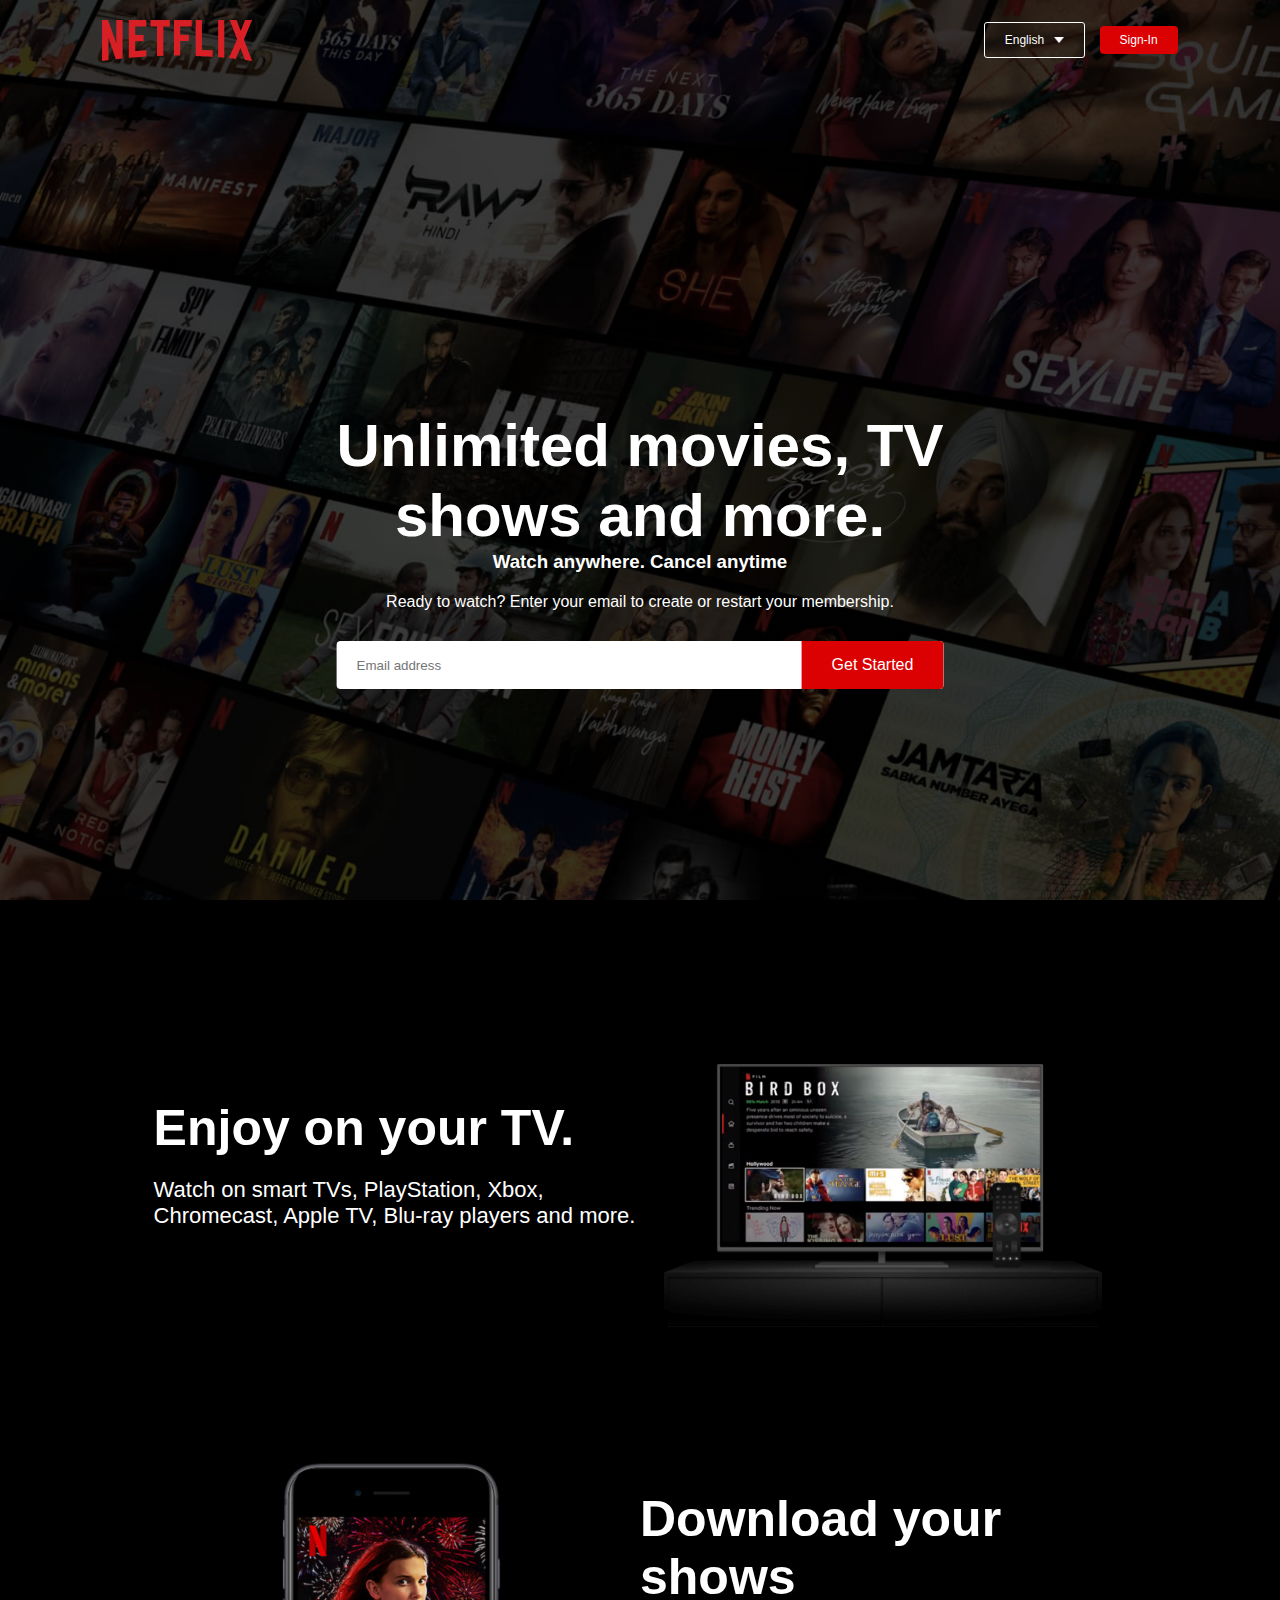
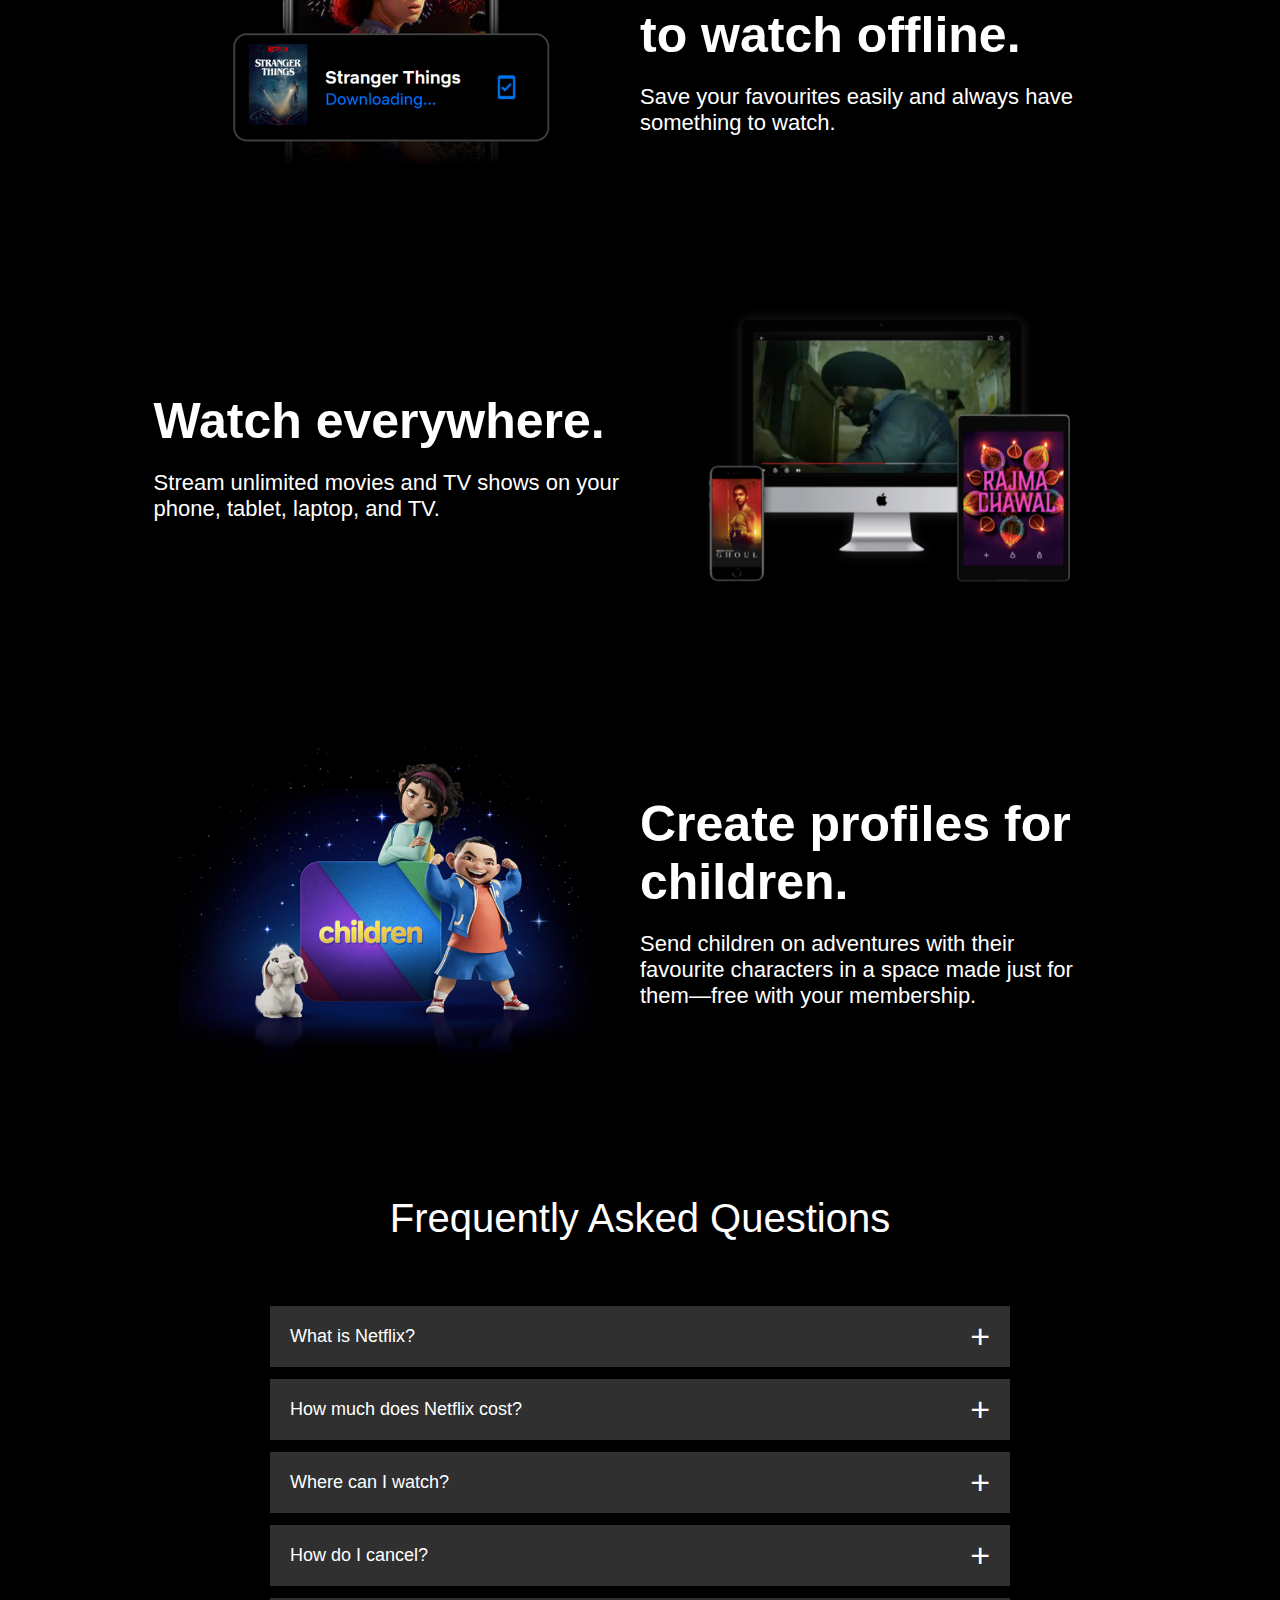
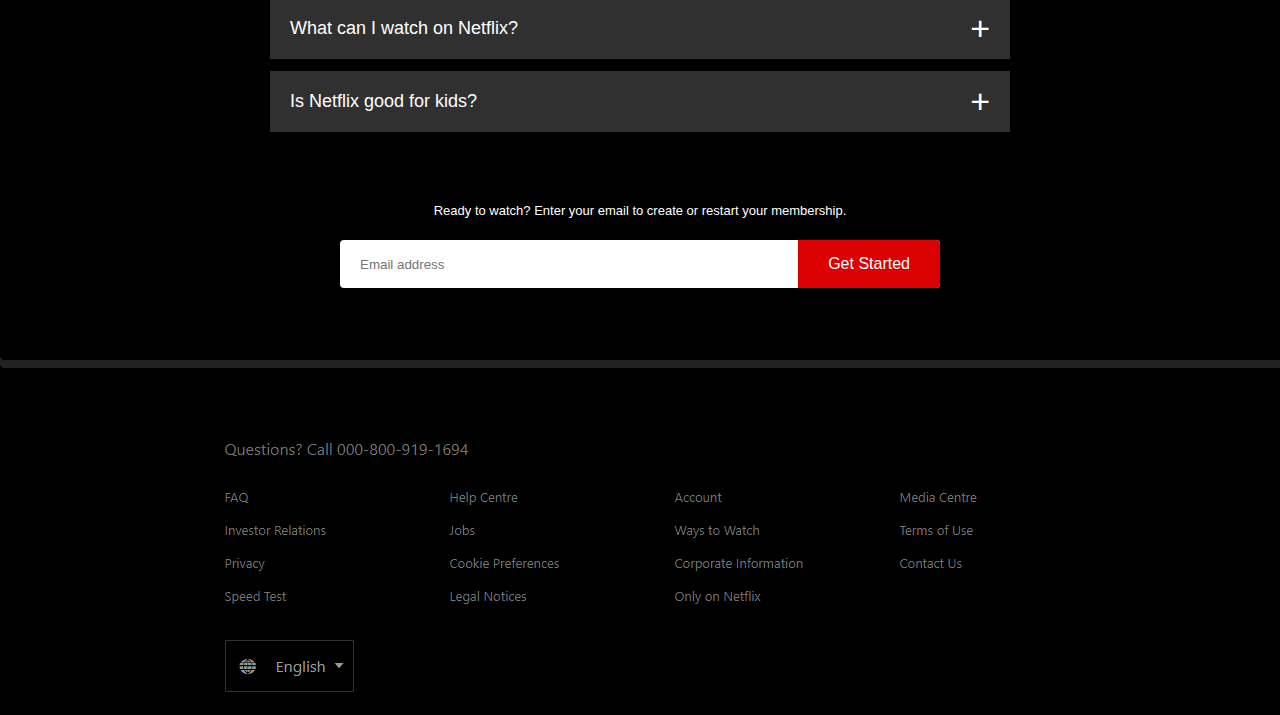
<file: index.html>
<!DOCTYPE html>
<html lang="en">
<head>
    <meta charset="UTF-8">
    <meta http-equiv="X-UA-Compatible" content="IE=edge">
    <meta name="viewport" content="width=device-width, initial-scale=1.0">
    <title>Netflix</title>
    <link rel="stylesheet" href="netflixc.css">
</head>
<body>
    <div class="header">
        <nav>
            <img src="image01/logo.png" class="logo">
            <div>
                <button class="language-btn">English <img src="image01/down-icon.png"></button>
                <button>Sign-In</button>
            </div>
        </nav>
        <div class="header-content">
            <h1>Unlimited movies, TV<br> shows and more.</h1>
            <h3>Watch anywhere. Cancel anytime</h3>
            <p>Ready to watch? Enter your email to create or restart your membership.</p>
            <form class="email-signup">
                <input type="email" placeholder="Email address" required>
                <button type="submit">Get Started</button>
            </form>
        </div>
    </div>
    <div class="features">
        <div class="row">
            <div class="text-col">
                <h2>Enjoy on your TV.</h2>
                <p>Watch on smart TVs, PlayStation, Xbox, Chromecast, Apple TV, Blu-ray players and more.</p>
            </div>
            <div class="img-col">
                <img src="image01/feature-1.png">
            </div>
        </div>
        <div class="row">
            <div class="img-col">
                <img src="image01/feature-2.png">
            </div>
            <div class="text-col">
                <h2>Download your shows <br>to watch offline.</h2>
                <p>Save your favourites easily and always have <br> something to watch.</p>
            </div>
            
        </div>
        <div class="row">
            <div class="text-col">
                <h2>Watch everywhere.</h2>
                <p>Stream unlimited movies and TV shows on your <br>phone, tablet, laptop, and TV.</p>
            </div>
            <div class="img-col">
                <img src="image01/feature-3.png">
            </div>
        </div>
        <div class="row">
            <div class="img-col">
                <img src="image01/feature-4.png">
        </div>
        
            <div class="text-col">
                <h2>Create profiles for<br> children.</h2>
                <p>Send children on adventures with their <br>favourite characters in a space made just for<br> them—free with your membership.</p>
            
            </div>
        </div>
    </div>


    <div class="faq">
        <h2>Frequently Asked Questions</h2>
        <ul class="accordion">
            <li>
                <input type="radio" name="accordion" id="first">
                <label for="first">What is Netflix?</label>
                <div class="content">
                    <p>Netflix is a streaming service that offers a wide variety of award-winning TV shows, movies, anime, documentaries and more – on thousands of internet-connected devices.

                        You can watch as much as you want, whenever you want, without a single ad – all for one low monthly price. There's always something new to discover, and new TV shows and movies are added every week!</p>
                </div>
            </li> <li>
                <input type="radio" name="accordion" id="second">
                <label for="second">How much does Netflix cost?</label>
                <div class="content">
                    <p>Watch Netflix on your smartphone, tablet, Smart TV, laptop, or streaming device, all for one fixed monthly fee. Plans range from ₹ 149 to ₹ 649 a month. No extra costs, no contracts.</p>
                </div>
            </li>
            <li>
                <input type="radio" name="accordion" id="third">
                <label for="third">Where can I watch?</label>
                <div class="content">
                    <p>Watch anywhere, anytime. Sign in with your Netflix account to watch instantly on the web at netflix.com from your personal computer or on any internet-connected device that offers the Netflix app, including smart TVs, smartphones, tablets, streaming media players and game consoles.

                        You can also download your favourite shows with the iOS, Android, or Windows 10 app. Use downloads to watch while you're on the go and without an internet connection. Take Netflix with you anywhere.</p>
                </div>
            </li>
            <li>
                <input type="radio" name="accordion" id="fourth">
                <label for="fourth">How do I cancel?</label>
                <div class="content">
                    <p>Netflix is flexible. There are no annoying contracts and no commitments. You can easily cancel your account online in two clicks. There are no cancellation fees – start or stop your account anytime.</p>
                </div>
            </li>
            <li>
                <input type="radio" name="accordion" id="fifth">
                <label for="fifth">What can I watch on Netflix?</label>
                <div class="content">
                    <p>Netflix has an extensive library of feature films, documentaries, TV shows, anime, award-winning Netflix originals, and more. Watch as much as you want, anytime you want.
                    </p>
                </div>
            </li>
            <li>
                <input type="radio" name="accordion" id="sixth">
                <label for="sixth">Is Netflix good for kids?</label>
                <div class="content">
                    <p>The Netflix Kids experience is included in your membership to give parents control while kids enjoy family-friendly TV shows and films in their own space.

                        Kids profiles come with PIN-protected parental controls that let you restrict the maturity rating of content kids can watch and block specific titles you don’t want kids to see. </p>
                </div>
            </li>
        </ul>
        <small>Ready to watch? Enter your email to create or restart your membership.

        </small>
        <form class="email-signup">
            <input type="email" placeholder="Email address" required>
            <button type="submit">Get Started</button>
        </form>

    </div>
    
   
        <!-- <button class="language-btn">English <img src="/images/down-icon.png"></button> -->
        <!-- <p class="copyrigt-text">Netflix India</p> -->
        <div>
            <img src="image01/Untitled.png" alt="">
        </div>
    
</body>
</html>
</file>
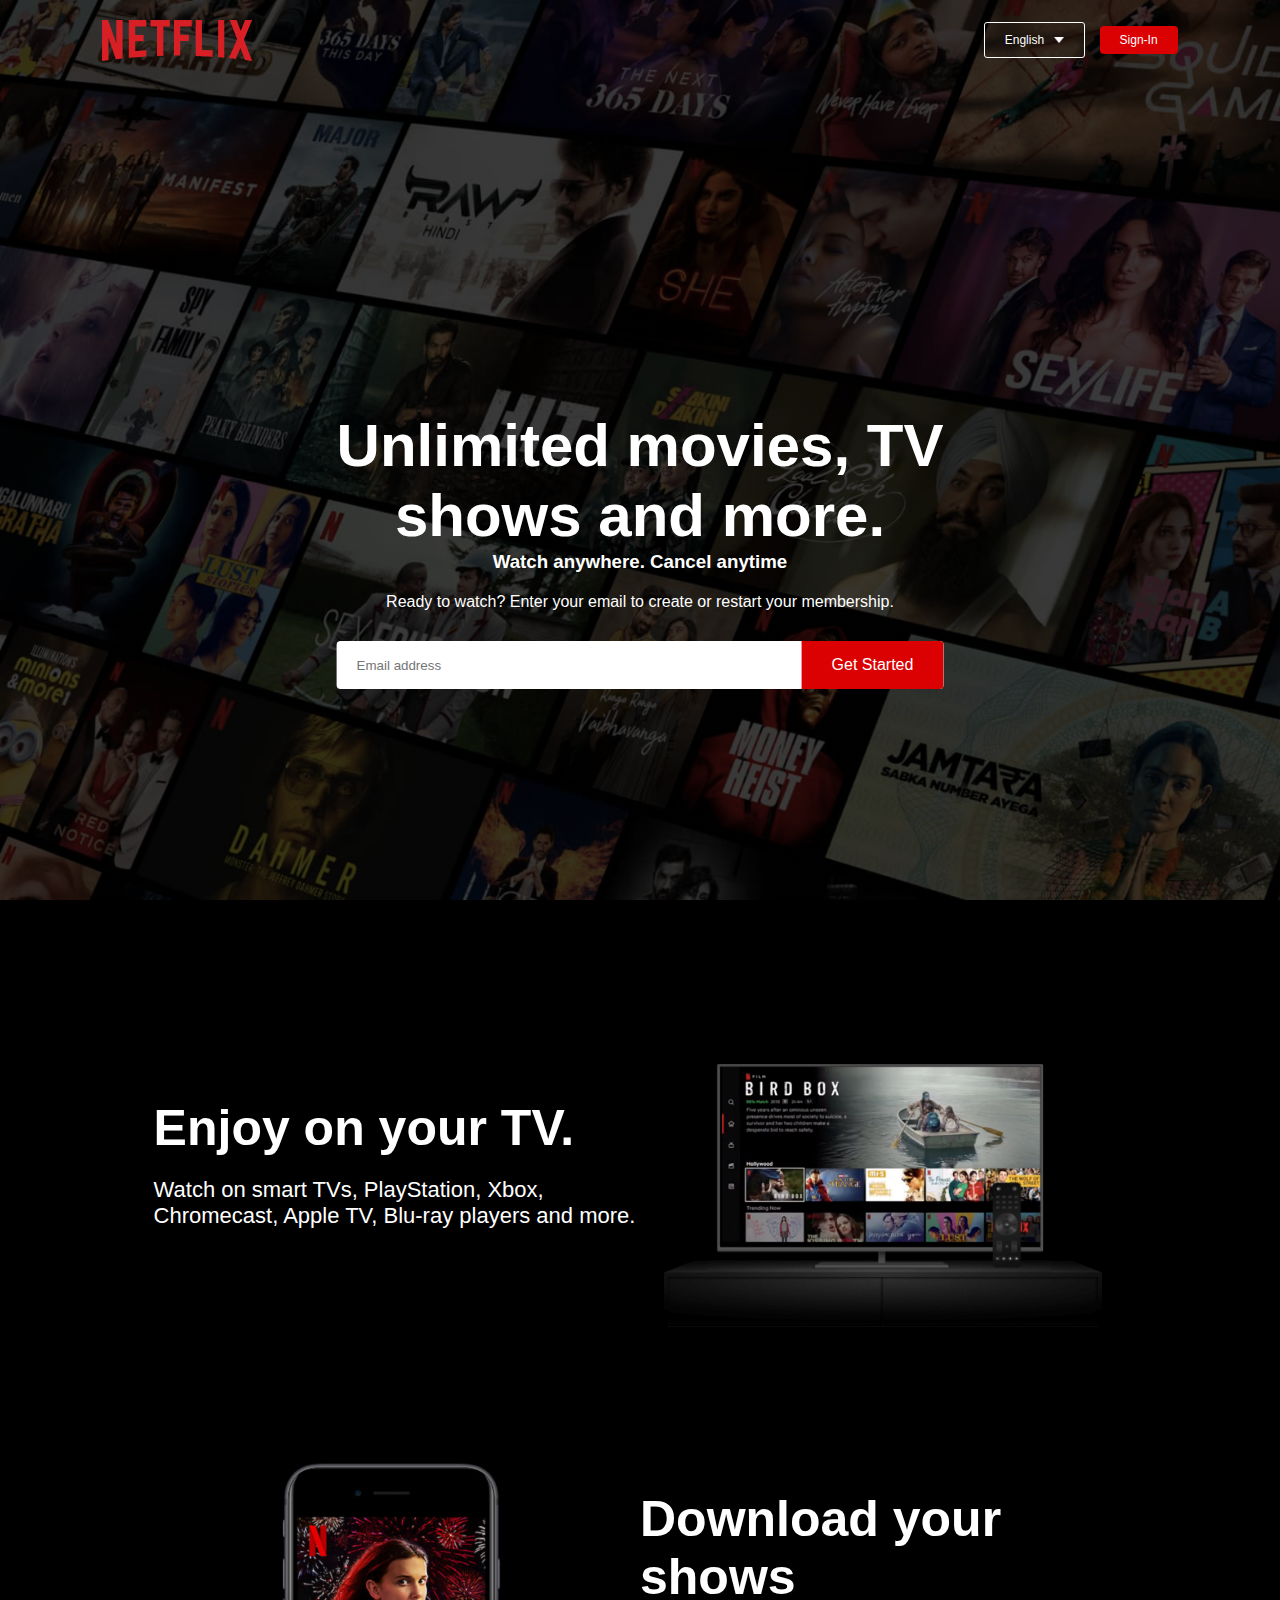
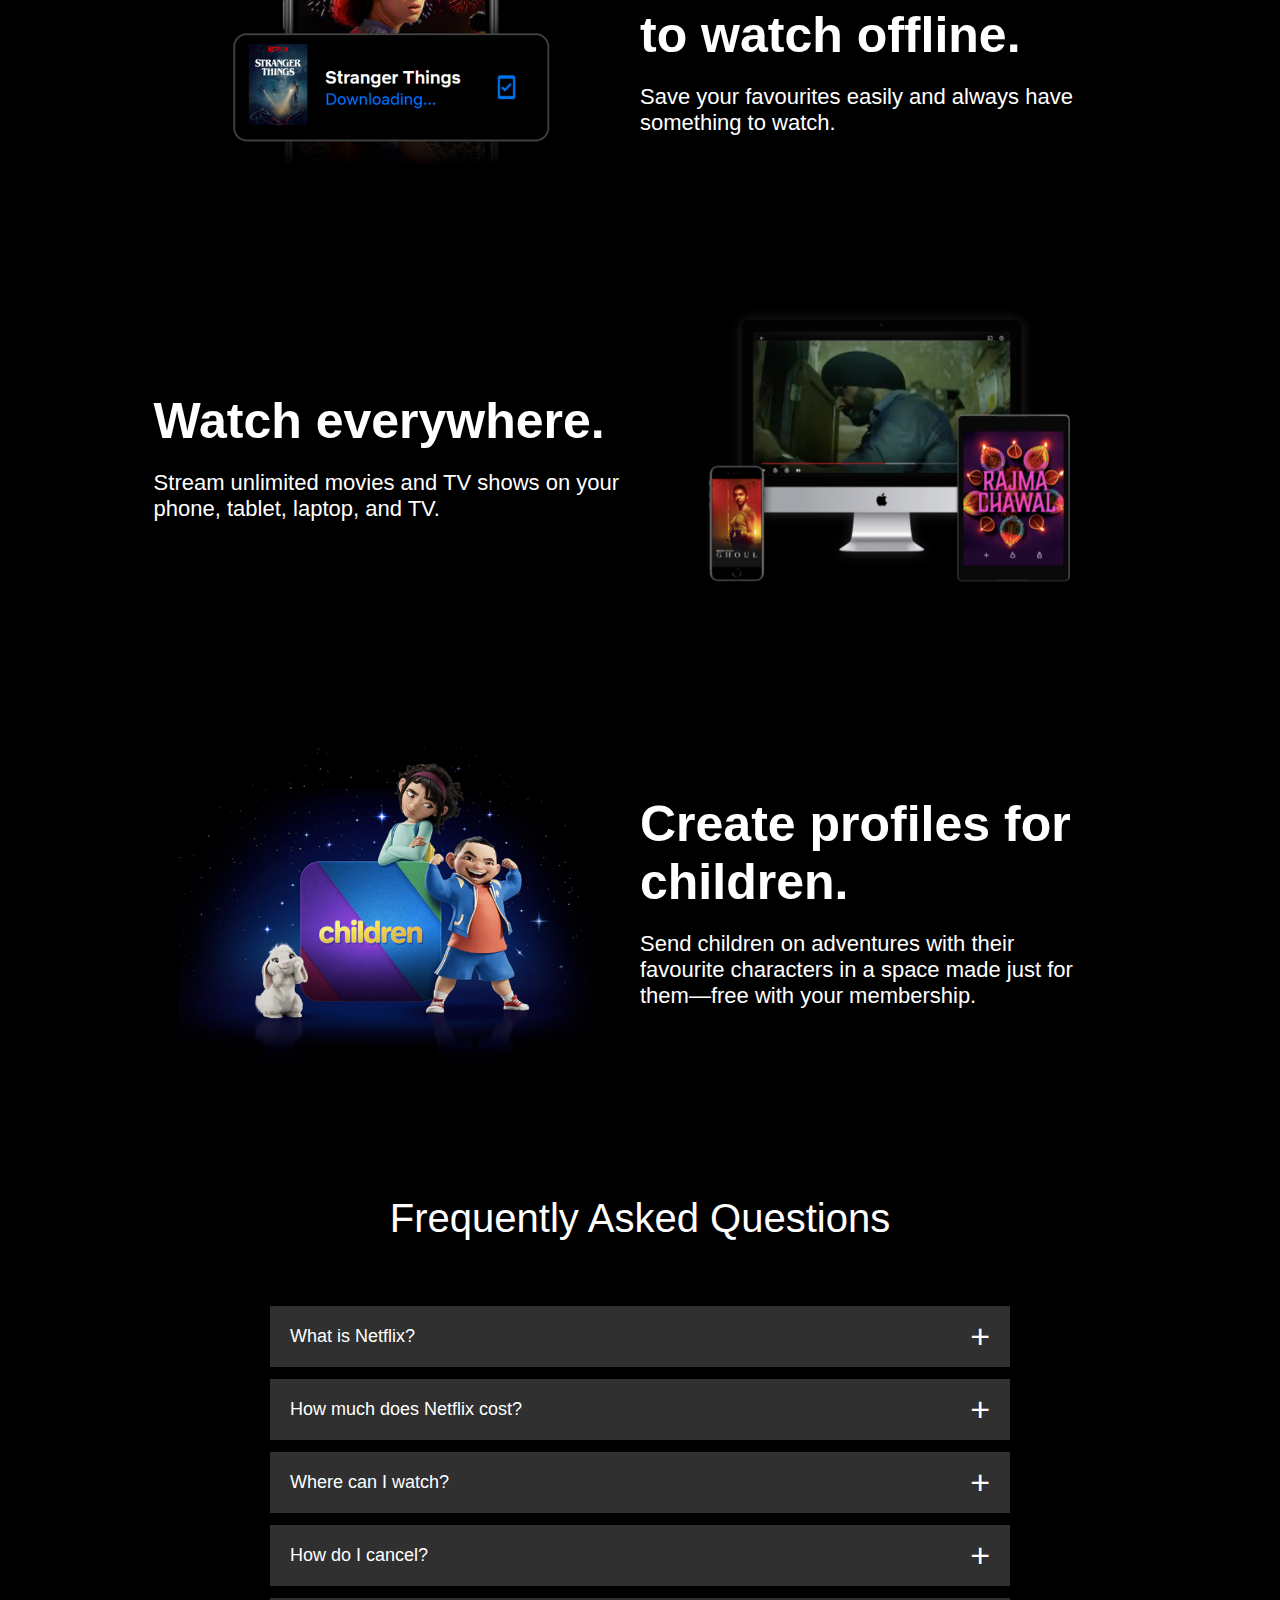
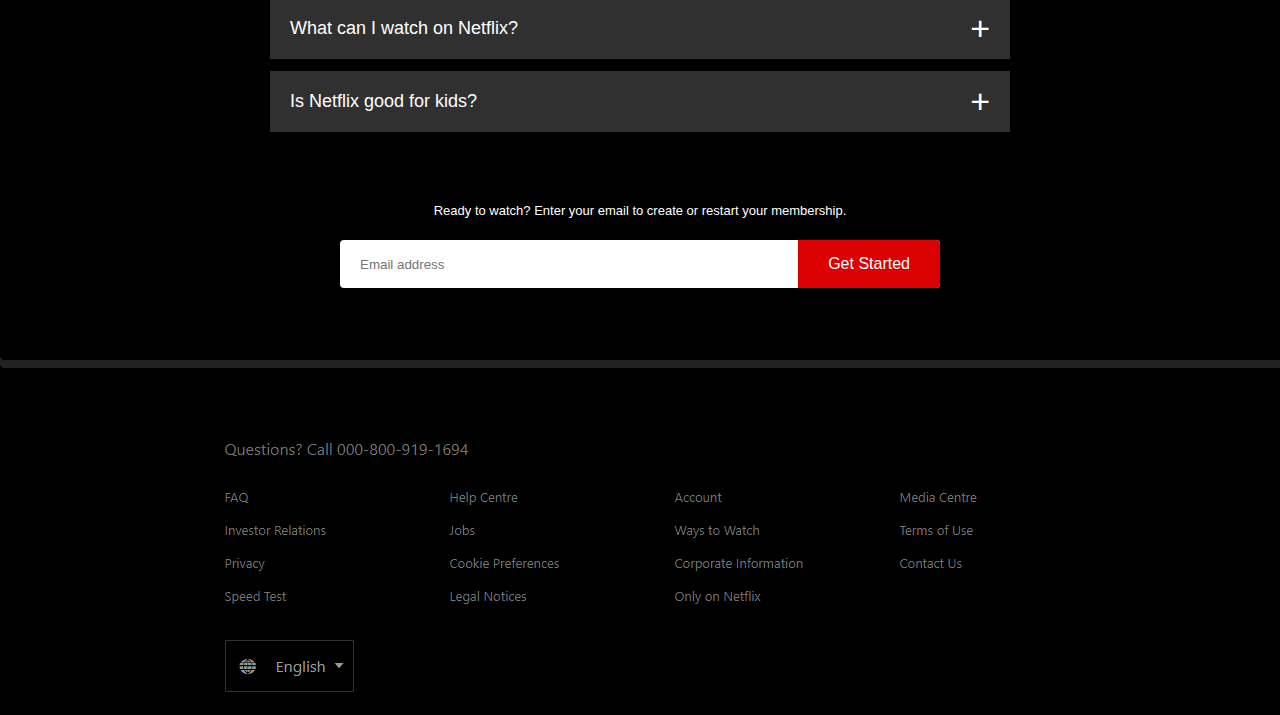
<file: netflixc.html>
<!DOCTYPE html>
<html lang="en">
<head>
    <meta charset="UTF-8">
    <meta http-equiv="X-UA-Compatible" content="IE=edge">
    <meta name="viewport" content="width=device-width, initial-scale=1.0">
    <title>Netflix</title>
    <link rel="stylesheet" href="netflixc.css">
</head>
<body>
    <div class="header">
        <nav>
            <img src="image01/logo.png" class="logo">
            <div>
                <button class="language-btn">English <img src="image01/down-icon.png"></button>
                <button>Sign-In</button>
            </div>
        </nav>
        <div class="header-content">
            <h1>Unlimited movies, TV<br> shows and more.</h1>
            <h3>Watch anywhere. Cancel anytime</h3>
            <p>Ready to watch? Enter your email to create or restart your membership.</p>
            <form class="email-signup">
                <input type="email" placeholder="Email address" required>
                <button type="submit">Get Started</button>
            </form>
        </div>
    </div>
    <div class="features">
        <div class="row">
            <div class="text-col">
                <h2>Enjoy on your TV.</h2>
                <p>Watch on smart TVs, PlayStation, Xbox, Chromecast, Apple TV, Blu-ray players and more.</p>
            </div>
            <div class="img-col">
                <img src="image01/feature-1.png">
            </div>
        </div>
        <div class="row">
            <div class="img-col">
                <img src="image01/feature-2.png">
            </div>
            <div class="text-col">
                <h2>Download your shows <br>to watch offline.</h2>
                <p>Save your favourites easily and always have <br> something to watch.</p>
            </div>
            
        </div>
        <div class="row">
            <div class="text-col">
                <h2>Watch everywhere.</h2>
                <p>Stream unlimited movies and TV shows on your <br>phone, tablet, laptop, and TV.</p>
            </div>
            <div class="img-col">
                <img src="image01/feature-3.png">
            </div>
        </div>
        <div class="row">
            <div class="img-col">
                <img src="image01/feature-4.png">
        </div>
        
            <div class="text-col">
                <h2>Create profiles for<br> children.</h2>
                <p>Send children on adventures with their <br>favourite characters in a space made just for<br> them—free with your membership.</p>
            
            </div>
        </div>
    </div>


    <div class="faq">
        <h2>Frequently Asked Questions</h2>
        <ul class="accordion">
            <li>
                <input type="radio" name="accordion" id="first">
                <label for="first">What is Netflix?</label>
                <div class="content">
                    <p>Netflix is a streaming service that offers a wide variety of award-winning TV shows, movies, anime, documentaries and more – on thousands of internet-connected devices.

                        You can watch as much as you want, whenever you want, without a single ad – all for one low monthly price. There's always something new to discover, and new TV shows and movies are added every week!</p>
                </div>
            </li> <li>
                <input type="radio" name="accordion" id="second">
                <label for="second">How much does Netflix cost?</label>
                <div class="content">
                    <p>Watch Netflix on your smartphone, tablet, Smart TV, laptop, or streaming device, all for one fixed monthly fee. Plans range from ₹ 149 to ₹ 649 a month. No extra costs, no contracts.</p>
                </div>
            </li>
            <li>
                <input type="radio" name="accordion" id="third">
                <label for="third">Where can I watch?</label>
                <div class="content">
                    <p>Watch anywhere, anytime. Sign in with your Netflix account to watch instantly on the web at netflix.com from your personal computer or on any internet-connected device that offers the Netflix app, including smart TVs, smartphones, tablets, streaming media players and game consoles.

                        You can also download your favourite shows with the iOS, Android, or Windows 10 app. Use downloads to watch while you're on the go and without an internet connection. Take Netflix with you anywhere.</p>
                </div>
            </li>
            <li>
                <input type="radio" name="accordion" id="fourth">
                <label for="fourth">How do I cancel?</label>
                <div class="content">
                    <p>Netflix is flexible. There are no annoying contracts and no commitments. You can easily cancel your account online in two clicks. There are no cancellation fees – start or stop your account anytime.</p>
                </div>
            </li>
            <li>
                <input type="radio" name="accordion" id="fifth">
                <label for="fifth">What can I watch on Netflix?</label>
                <div class="content">
                    <p>Netflix has an extensive library of feature films, documentaries, TV shows, anime, award-winning Netflix originals, and more. Watch as much as you want, anytime you want.
                    </p>
                </div>
            </li>
            <li>
                <input type="radio" name="accordion" id="sixth">
                <label for="sixth">Is Netflix good for kids?</label>
                <div class="content">
                    <p>The Netflix Kids experience is included in your membership to give parents control while kids enjoy family-friendly TV shows and films in their own space.

                        Kids profiles come with PIN-protected parental controls that let you restrict the maturity rating of content kids can watch and block specific titles you don’t want kids to see. </p>
                </div>
            </li>
        </ul>
        <small>Ready to watch? Enter your email to create or restart your membership.

        </small>
        <form class="email-signup">
            <input type="email" placeholder="Email address" required>
            <button type="submit">Get Started</button>
        </form>

    </div>
    
   
        <!-- <button class="language-btn">English <img src="/images/down-icon.png"></button> -->
        <!-- <p class="copyrigt-text">Netflix India</p> -->
        <div>
            <img src="image01/Untitled.png" alt="">
        </div>
    
</body>
</html>
</file>
<file: netflixc.css>
*{
    margin: 0;
    padding: 0;
    font-family: sans-serif;
    box-sizing: border-box;
}
body{
    background: #000; 
    color: #fff;

}
.header{
    width: 100%;
    height: 100vh;
    background-image: linear-gradient(rgba(0,0,0,0.7),rgba(0,0,0,0.7)), url(image01/header-image.png);
    background-size: cover;
    background-position: center;
    padding: 10px 8%;
    position: relative;
}
nav{
    display: flex;
    align-items: center;
    justify-content: space-between;
    padding: 10px 0;

}
.logo{
    width: 150px;
    cursor: pointer;

}
nav button{
    border: 0;
    outline: 0;
    background: #db0001;
    color: #fff;
    padding: 7px 20px;
    font-size: 12px;
    border-radius: 4px;
    margin-left: 10px;
    cursor: pointer;

}
.language-btn{
    display: inline-flex;
    align-items: center;
    background: transparent;
    border: 1px solid #fff;
    padding: 7px 10px;
}
.language-btn img{
    width: 10px;
    margin-left: 10px;
}
.header-content{
    position: absolute;
    top: 50%;
    left: 50%;
    transform: translate(-50%,-50%);
    text-align: center;
    margin-top: 100px;

}
.header-content h1{
    font-size: 60px;
    line-height: 70px;
    font-weight: 600;
    max-width: 650px;


}
.header-content h3{
    font-weight: 400px;
    margin-bottom: 20px;

}
.email-signup{
    background: #fff;
    border-radius: 4px;
    display: flex;
    align-items: center;
    margin-top: 30px;
    overflow: hidden;

}
.email-signup input{
    flex: 1;
    border: 0;
    outline: 0;
    margin-left: 20px;

    
}
.email-signup button{
    background: #db0001;
    border: 0;
    outline: 0;
    color: #fff;
    font-size: 16px;
    cursor: pointer;
    padding: 15px 30px;
}

/*------------features----------*/



.features{
    padding: 50px 12%;
    font-size: 22px;

}
.row{
    display: flex;
    width: 100%;
    align-items: center;
    flex-wrap: wrap;
    padding: 50px 0;
}
.text-col{
    flex-basis: 50%;
    margin-bottom: 20px;

}
.img-col{
    flex-basis: 50%;
    margin-bottom: 20px;
}
.img-col img{
    display: block;
    width: 90%;
    margin: auto;

}
.features h2{
    font-size: 50px;
    font-weight: 600;
    margin-bottom: 20px;

}
/*----------faq--------*/


.faq{
    padding: 10px 12%;
    text-align: center;
    font-size: 18px;
}
.faq h2{
    font-weight: 500;
    font-size: 40px;

}
.accordion{
    margin: 60px auto;
    width: 100%;
    max-width: 750px;
}
.accordion li{
    list-style: none;
    width: 100%;
    padding: 5px;

}
.accordion li label{
    display: flex;
    align-items: center;
    padding: 20px;
    font-size: 18px;
    font-weight: 500;
    background: #303030;
    margin-bottom: 2px;
    cursor: pointer;
    position: relative;
}
label::after{
    content: '+';
    font-size: 34px;
    position: absolute;
    right: 20px;
    transition: tranform 1.0s;

}
input[type="radio"]{
    display: none;
}
.accordion .content{
    background: #303030;
    text-align: left;
    padding: 0 20px ;
    max-height: 0;
    overflow: hidden;
    transition: max-height 0.5s, padding 0.5s;

}
.accordion input[type="radio"]:checked + label + .content{
    max-height: 600px;
    padding: 30px 20px;
}
.accordion input[type="radio"]:checked + label::after{
    transform: rotate(135deg);
}
.faq .email-signup{
    max-width: 600px;
    margin: 20px auto 60px;

}
.faq small{
    font-size: 13px;

}
/*----footer--------*/



.footer{
padding:50px 15% 10px;
border-top: 6px solid #333;
color: #777;


}
.Questions{ 
 font-size: 18px; 
 font-weight: 400; 
 margin-bottom: 30px; 
}
 .col{
    flex-basis: 25%;
    flex-grow: 1;
    margin-bottom: 20px;
}
 .col a{
    display: block;
    text-decoration: none;
    color: #777;
    font-size: 14px;
    margin-bottom: 10px;

}
 .row1{
    align-items: flex-start;
    padding: 10px 0;
    justify-content: center;

}
 .language-btn{
    color: #fff;
    padding: 10px 20px;
    border-radius: 3px;

}
.copyright-text{
    font-size: 14px;
    margin-top: 20px;
    margin-bottom: 10px;

}
</file>
